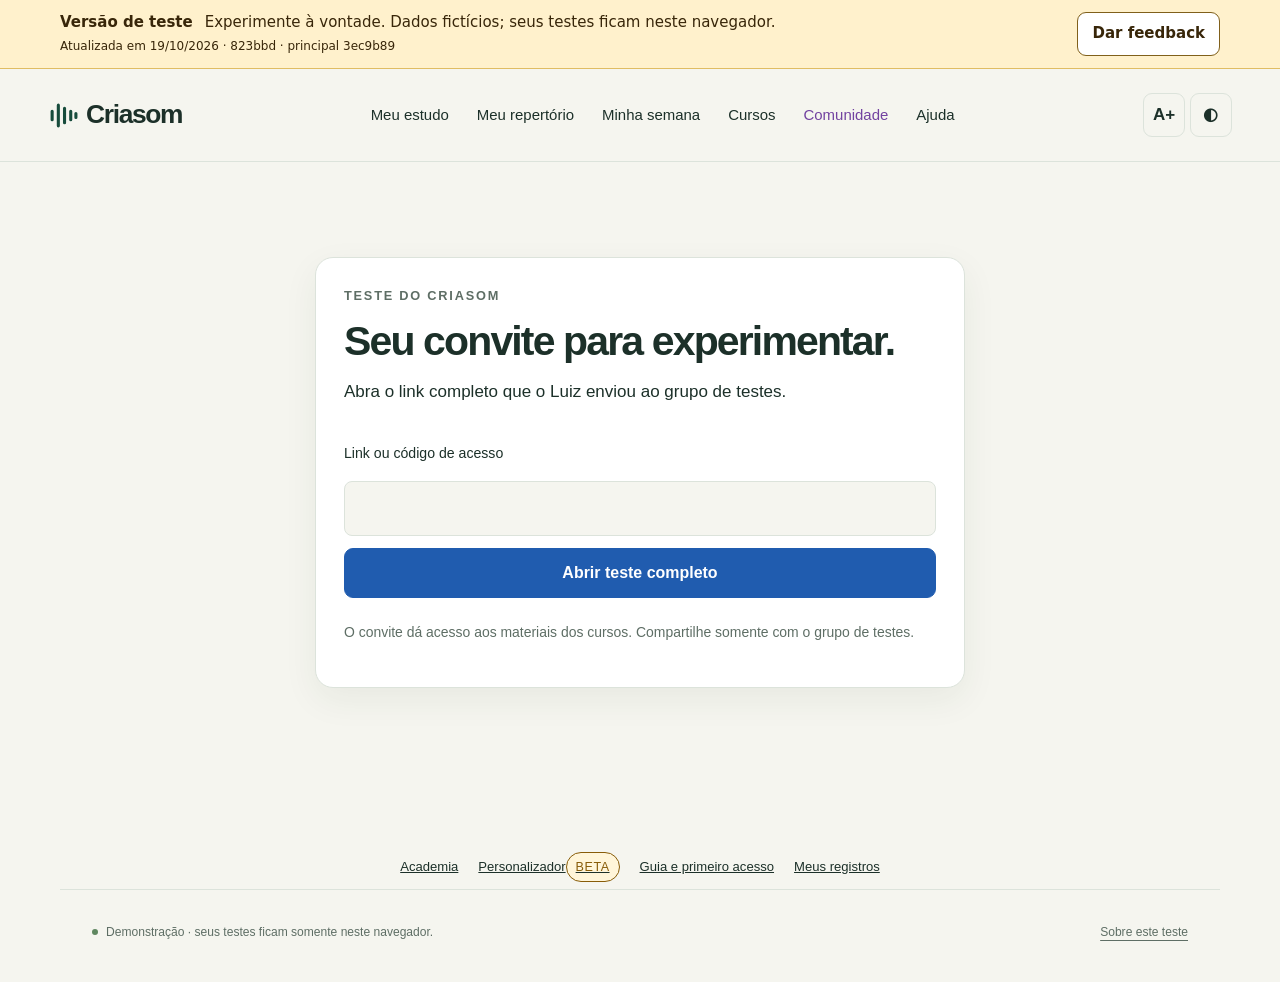
<file: index.html>
<!doctype html>
<html lang="pt-BR">
<head>
  <meta name="robots" content="noindex,nofollow">
  <meta name="referrer" content="strict-origin-when-cross-origin">
  <meta http-equiv="Content-Security-Policy" content="default-src 'self'; script-src 'self'; style-src 'self' 'unsafe-inline'; img-src 'self' data: blob:; media-src 'self' data: blob:; connect-src 'self'; frame-src https://www.youtube-nocookie.com; object-src 'none'; base-uri 'self'; form-action 'none'">
  <meta charset="utf-8">
  <meta name="viewport" content="width=device-width, initial-scale=1">
  <meta name="theme-color" content="#174c3c">
  <title>Criasom · Meu estudo · Teste de experiência</title>
  <link rel="stylesheet" href="styles.css?v=823bbda4a8b6">
  <meta name="criasom-preview-version" content="823bbda4a8b6">
  <meta name="criasom-preview-date" content="19/10/2026">
  <meta name="criasom-preview-source" content="3ec9b89a9f28193ebbc9ab38e432dfcdd7935f3d">
  <link rel="stylesheet" href="preview.css?v=823bbda4a8b6">
  <script src="preview.js?v=823bbda4a8b6" defer></script>
</head>
<body>
  <a class="skip" href="#main">Ir para o conteúdo</a>
  <header class="header">
    <a class="brand" href="#hoje" aria-label="Criasom, início"><svg viewBox="0 0 30 30" aria-hidden="true"><path d="M4 11v8m6-14v20m6-17v14m6-11v8m5-6v4"/></svg>Criasom<span>meu estudo</span></a>
    <nav aria-label="Navegação principal"><a href="#hoje">Meu estudo</a><a href="#repertorio">Meu repertório</a><a href="#semana">Minha semana</a><a href="#cursos">Cursos</a><a href="#comunidade/geral">Comunidade</a><a href="#como">Ajuda</a></nav>
    <div class="preferences"><button id="font" class="icon" aria-label="Aumentar tamanho do texto" title="Tamanho do texto">A+</button><button id="theme" class="icon" aria-label="Ativar tema escuro" title="Trocar tema">◐</button></div>
  </header>
  <div id="storage-warning" role="alert" hidden></div>
  <main id="main" tabindex="-1"><p class="loading">Preparando seu espaço de estudo…</p></main>
  <nav class="footer-links" aria-label="Mais recursos"><a href="#academia">Academia</a><a href="#personalizador">Personalizador <span class="beta-badge">BETA</span></a><a href="#como">Guia e primeiro acesso</a><a href="#progresso">Meus registros</a></nav>
  <footer><span class="status-dot"></span> Demonstração · seus testes ficam somente neste navegador. <button class="text-button" data-action="about">Sobre este teste</button></footer>
  <div id="toast" role="status" aria-live="polite"></div>
  <dialog id="dialog" aria-labelledby="dialog-title"><div id="dialog-content"></div></dialog>
  <noscript>Ative o JavaScript para usar o cronograma e as ferramentas de prática.</noscript>
  <script type="module" src="review-loader.js?v=823bbda4a8b6"></script>
</body>
</html>
</file>
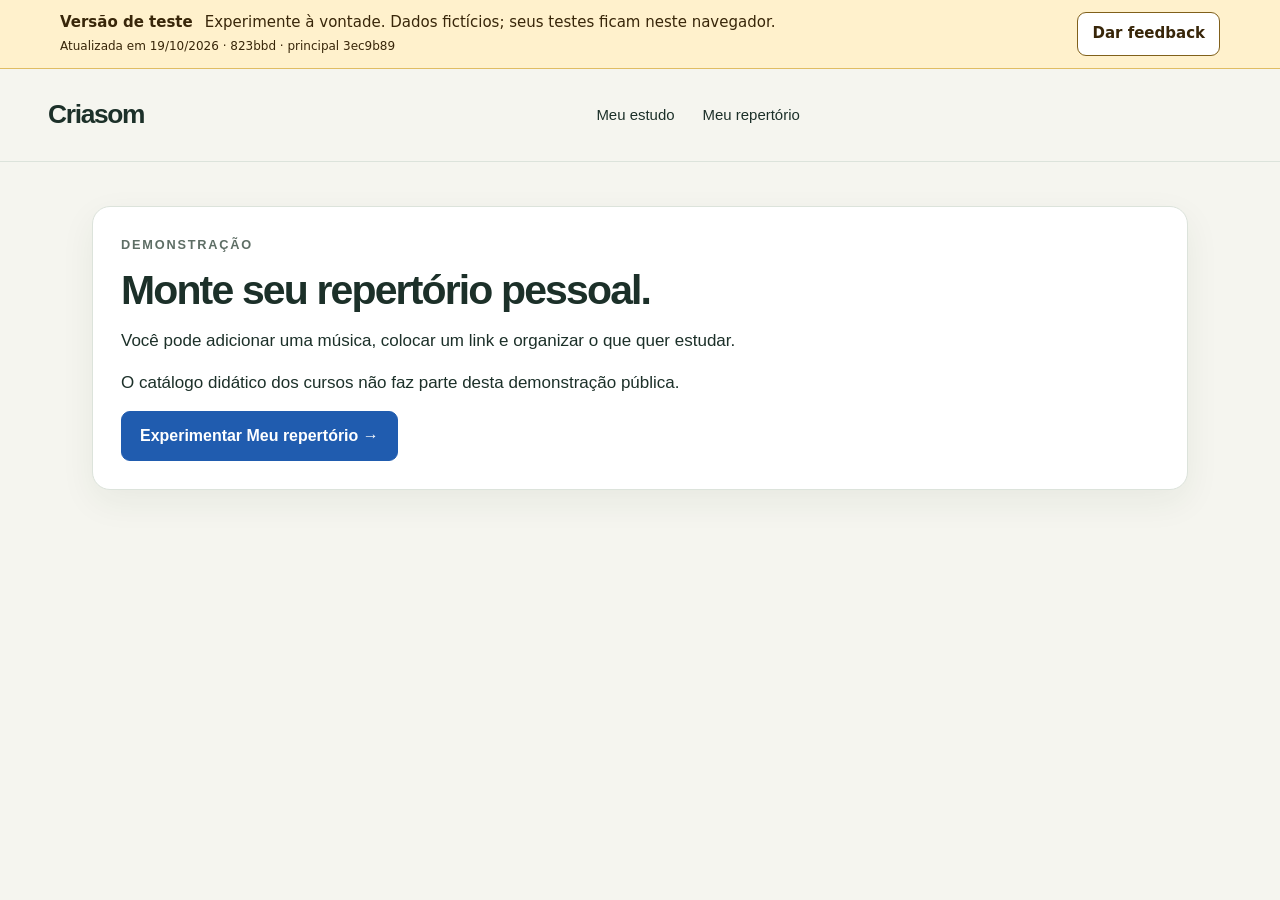
<file: repertorio/index.html>
<!doctype html>
<html lang="pt-BR">
<head>
  <meta name="robots" content="noindex,nofollow">
  <meta name="referrer" content="strict-origin-when-cross-origin">
  <meta http-equiv="Content-Security-Policy" content="default-src 'self'; script-src 'self'; style-src 'self' 'unsafe-inline'; img-src 'self' data: blob:; media-src 'self' data: blob:; connect-src 'self'; frame-src https://www.youtube-nocookie.com; object-src 'none'; base-uri 'self'; form-action 'none'">
  <meta charset="utf-8">
  <meta name="viewport" content="width=device-width, initial-scale=1">
  <title>Repertório · Criasom · Teste de experiência</title>
  <link rel="stylesheet" href="../styles.css">
  <meta name="criasom-preview-version" content="823bbda4a8b6">
  <meta name="criasom-preview-date" content="19/10/2026">
  <meta name="criasom-preview-source" content="3ec9b89a9f28193ebbc9ab38e432dfcdd7935f3d">
  <link rel="stylesheet" href="../preview.css?v=823bbda4a8b6">
  <script src="../preview.js?v=823bbda4a8b6" defer></script>
</head>
<body>
  <header class="header"><a class="brand" href="../index.html#hoje">Criasom</a><nav aria-label="Navegação principal"><a href="../index.html#hoje">Meu estudo</a><a href="../index.html#repertorio">Meu repertório</a></nav></header>
  <main id="main"><section class="card"><p class="eyebrow">Demonstração</p><h1>Monte seu repertório pessoal.</h1><p>Você pode adicionar uma música, colocar um link e organizar o que quer estudar.</p><p>O catálogo didático dos cursos não faz parte desta demonstração pública.</p><a class="button primary" href="../index.html#repertorio">Experimentar Meu repertório →</a></section></main>
</body>
</html>
</file>
<file: styles.css>
@font-face{font-family:Study;src:local("Aptos"),local("Segoe UI");font-display:swap}
:root{--bg:#f5f5ef;--surface:#fff;--ink:#1c3029;--muted:#5e6e65;--line:#dce3db;--green:#174c3c;--green-hover:#0c3629;--soft:#eaf0e7;--yellow:#e8f1ad;--shadow:0 12px 35px #243d2510;font:17px/1.5 Study,"Segoe UI",sans-serif;color:var(--ink);background:var(--bg);color-scheme:light}
*{box-sizing:border-box}body{margin:0}button,input,select,textarea{font:inherit}button,a,input,select,textarea{-webkit-tap-highlight-color:transparent}button{cursor:pointer}button:disabled{cursor:default;opacity:.45}button,a{-webkit-touch-callout:default}a{color:inherit}button{color:inherit}button:focus-visible,a:focus-visible,input:focus-visible,textarea:focus-visible,select:focus-visible{outline:3px solid #ba761d;outline-offset:3px}button,a{touch-action:manipulation}h1,h2,h3,p{margin-top:0}h1{font-size:clamp(1.8rem,3.2vw,2.8rem);line-height:1.1;font-weight:600;letter-spacing:-.045em;margin-bottom:15px}h2{font-size:1.4rem;line-height:1.25;letter-spacing:-.025em}h3{font-size:1.05rem;margin-bottom:8px}small,.small{font-size:.82rem}p{margin-bottom:16px}.muted{color:var(--muted)}.eyebrow{font-size:.75rem;text-transform:uppercase;letter-spacing:.14em;font-weight:700;color:var(--muted);margin-bottom:14px}.header{max-width:1440px;margin:auto;min-height:93px;display:flex;align-items:center;gap:30px;padding:22px 48px;border-bottom:1px solid var(--line)}.brand{font-size:1.55rem;font-weight:750;letter-spacing:-.05em;text-decoration:none;display:flex;align-items:center;gap:7px}.brand svg{width:31px;stroke:var(--green);stroke-width:3;stroke-linecap:round;fill:none}.brand span{font-size:.67rem;font-weight:500;color:var(--muted);letter-spacing:.02em;margin-left:12px;border-left:1px solid var(--line);padding-left:14px}.header nav{display:flex;gap:8px;margin:auto}.header nav a{padding:10px 14px;border-radius:8px;text-decoration:none;font-size:.88rem;white-space:nowrap}.header nav a[aria-current]{background:var(--soft);color:var(--green);font-weight:650}.preferences{display:flex;gap:5px}.icon{background:transparent;border:1px solid var(--line);border-radius:9px;min-height:40px;min-width:42px;padding:5px;font-weight:600}.icon:hover{background:var(--soft)}main{max-width:1160px;margin:0 auto;padding:44px 32px 40px;min-height:73vh}.page-title{display:flex;align-items:flex-start;justify-content:space-between;gap:24px;margin-bottom:28px}.page-title p:last-child{margin-bottom:0}.pill{border-radius:20px;font-size:.75rem;padding:5px 10px;display:inline-flex;align-items:center;gap:6px;background:var(--soft);color:var(--green);font-weight:600}.two-col{display:grid;grid-template-columns:minmax(0,1.65fr) minmax(260px,1fr);gap:28px}.card{background:var(--surface);border:1px solid var(--line);border-radius:18px;padding:28px;box-shadow:var(--shadow)}.hero{background:var(--green);color:#fff;position:relative;overflow:hidden;border-color:transparent;padding:32px}.hero .eyebrow{color:#c0d4c9}.hero h2{font-size:clamp(1.6rem,2.8vw,2.25rem);max-width:510px;line-height:1.17;letter-spacing:-.035em;margin:21px 0 16px}.hero .support-text{color:#d5e0d7;max-width:480px;font-size:.95rem}.hero .route-art{width:180px;position:absolute;right:-30px;top:-40px;opacity:.12;transform:rotate(-20deg);pointer-events:none}.hero .context{border-bottom:1px solid #ffffff2c;padding-bottom:20px;display:flex;justify-content:space-between;gap:14px;align-items:center;font-size:.8rem}.hero .context button{color:#fff}.row{display:flex;align-items:center;justify-content:space-between;gap:15px}.wrap{flex-wrap:wrap}.stack{display:grid;gap:18px}.button{border:1px solid var(--line);background:var(--surface);border-radius:9px;padding:12px 18px;text-decoration:none;display:inline-flex;align-items:center;justify-content:center;gap:12px;font-weight:600;font-size:.94rem;min-height:48px}.button:hover{background:var(--soft)}.primary{background:var(--green);color:white;border-color:transparent}.primary:hover{background:var(--green-hover)}.hero .primary{background:var(--yellow);color:#143728}.hero .primary:hover{background:#f0fac5}.text-button{border:0;background:none;padding:5px 0;text-decoration:underline;text-underline-offset:4px;font-size:.87rem}.text-button:hover{opacity:.8}.hero label{font-size:.8rem;display:block;color:#d6e3d8;margin:25px 0 8px}.time-options{display:flex;gap:7px;align-items:center;flex-wrap:wrap;margin-bottom:24px}.time-options button{background:transparent;border:1px solid #ffffff50;color:white;border-radius:7px;padding:8px 14px;font-size:.85rem}.time-options button[aria-pressed=true]{background:#fff;color:var(--green);border-color:#fff}.time-options input{width:84px;background:white;border:1px solid var(--line);border-radius:7px;padding:6px;color:var(--ink)}.soft-note{border-left:3px solid #a4b89b;padding:0 0 0 16px;color:var(--muted);font-size:.88rem;margin-top:24px}.mini-week{display:grid;grid-template-columns:repeat(7,1fr);gap:5px;margin:22px 0 24px}.mini-day{display:flex;flex-direction:column;align-items:center;font-size:.72rem;color:var(--muted);gap:8px}.mini-day b{font-weight:500;display:grid;place-items:center;height:35px;width:35px;border-radius:50%;color:var(--ink)}.mini-day.today b{background:var(--green);color:#fff}.mini-day.done b{box-shadow:inset 0 0 0 2px #71965b}.mini-day.planned b:after{content:"";width:4px;height:4px;background:var(--green);border-radius:50%;position:absolute;margin-top:27px}.stats{display:flex;gap:24px;border-top:1px solid var(--line);margin-top:22px;padding-top:20px}.stats strong{font-size:1.65rem;display:block;line-height:1.2;letter-spacing:-.04em}.stats span{font-size:.76rem;color:var(--muted)}.section-label{display:flex;justify-content:space-between;align-items:center;margin:30px 0 12px}.section-label h2{margin:0;font-size:1.15rem}.course-strip{display:flex;align-items:center;gap:22px}.course-strip img{width:90px;height:100px;object-fit:cover;object-position:top;border-radius:10px}.course-strip .grow{flex:1}.course-strip h3{font-size:1.2rem}.course-strip p{font-size:.87rem;margin-bottom:8px}.module-nav{list-style:none;padding:0;margin:0}.module-row{padding:18px 0;display:flex;align-items:center;gap:17px;border-bottom:1px solid var(--line)}.module-row:last-child{border-bottom:0}.module-num{font-size:.85rem;color:var(--muted);font-variant-numeric:tabular-nums;min-width:32px}.module-row .grow{flex:1;min-width:0}.module-row h3{font-size:1rem;margin:0 0 4px}.module-row p{font-size:.8rem;color:var(--muted);margin:0}.module-row .button{padding:7px 13px;min-height:40px;font-size:.82rem}.crumb{font-size:.8rem;color:var(--muted);display:flex;gap:9px;align-items:center;flex-wrap:wrap;margin-bottom:24px}.crumb a{text-underline-offset:3px}.practice-list{list-style:none;margin:0;padding:0}.practice-list li{display:flex;align-items:center;gap:14px;border-bottom:1px solid var(--line);padding:17px 0}.practice-list li:last-child{border:0}.practice-list .number{width:30px;color:var(--muted);font-size:.84rem}.practice-list .grow{flex:1}.practice-list h3{font-size:1rem;margin:0 0 3px}.practice-list p{font-size:.83rem;color:var(--muted);margin:0}.practice-list button{white-space:nowrap}.lesson-list{list-style:none;padding:0;margin:0}.lesson-list li{padding:13px 0;border-bottom:1px solid var(--line)}.lesson-list a{font-size:.86rem;display:flex;justify-content:space-between;gap:10px;text-decoration:none}.lesson-list a:hover{text-decoration:underline}.lesson-list p{font-size:.75rem;color:var(--muted);margin:6px 0 0}.catalog{display:grid;grid-template-columns:repeat(3,minmax(0,1fr));gap:20px}.course-card{border:1px solid var(--line);border-radius:14px;overflow:hidden;background:var(--surface)}.course-card img{width:100%;aspect-ratio:1.8;object-fit:cover;object-position:top}.course-card .body{padding:19px}.course-card h2{font-size:1.05rem;margin-bottom:9px}.course-card p{font-size:.83rem;color:var(--muted);min-height:55px}.course-card .button{font-size:.84rem;min-height:42px;padding:9px 13px}.agd{margin-top:28px;background:var(--soft);box-shadow:none}.agd h2{margin-bottom:9px}.week-header{display:flex;align-items:center;gap:8px;flex-wrap:wrap}.week-header span{margin:0 12px;font-size:.9rem}.week{margin-top:24px;border:1px solid var(--line);border-radius:14px;overflow:hidden;background:var(--surface)}.day-row{display:grid;grid-template-columns:140px 1fr 42px;gap:22px;padding:22px;border-bottom:1px solid var(--line);align-items:start}.day-row:last-child{border:0}.day-row.today{background:var(--soft)}.day-label{display:flex;align-items:center;gap:12px}.day-label strong{font-size:1.7rem;font-weight:500;line-height:1.2;letter-spacing:-.04em}.day-label span{font-size:.81rem;color:var(--muted)}.empty-day{font-size:.84rem;color:var(--muted);margin:7px 0}.scheduled{display:flex;gap:15px;justify-content:space-between;align-items:center;flex-wrap:wrap}.scheduled h3{font-size:.92rem;margin:0}.scheduled p{font-size:.77rem;color:var(--muted);margin:4px 0}.scheduled+.scheduled{margin-top:16px;border-top:1px solid var(--line);padding-top:16px}.scheduled .actions{display:flex;gap:10px;align-items:center}.scheduled .button{font-size:.8rem;min-height:40px;padding:7px 11px}.week-note{font-size:.85rem;color:var(--muted);margin-top:17px}.practice-main{max-width:900px}.timer-bar{position:sticky;top:0;z-index:5;display:flex;align-items:center;gap:15px;padding:13px 20px;background:var(--surface);border:1px solid var(--line);border-radius:12px;box-shadow:var(--shadow);margin-bottom:26px}.timer-bar .timer{font-size:1.6rem;font-variant-numeric:tabular-nums;letter-spacing:-.04em;min-width:83px}.timer-bar .timer-label{font-size:.7rem;color:var(--muted);line-height:1.2}.timer-bar .button{min-height:38px;padding:7px 13px;font-size:.8rem}.timer-bar .exit{margin-left:auto}.step-head{display:flex;align-items:center;justify-content:space-between;gap:15px;margin-bottom:28px}.step-dots{display:flex;gap:7px}.step-dot{height:4px;width:32px;border-radius:5px;background:var(--line)}.step-dot.current{background:var(--green)}.practice-sheet{padding:35px 38px;background:var(--surface);border:1px solid var(--line);border-radius:18px}.practice-sheet h1{font-size:clamp(1.7rem,3vw,2.35rem);margin-bottom:23px}.instruction{font-size:1.18rem;line-height:1.65;max-width:710px}.step-actions{display:flex;justify-content:space-between;gap:12px;margin-top:32px;border-top:1px solid var(--line);padding-top:22px;align-items:center}.tools{display:flex;gap:8px;flex-wrap:wrap;margin:24px 0 16px}.tools button{border:1px solid var(--line);border-radius:9px;background:var(--surface);padding:11px 15px;font-size:.86rem}.tools button[aria-pressed=true]{background:var(--soft);border-color:#adc3a9}.tool-panel{background:var(--surface);border:1px solid var(--line);border-radius:14px;padding:24px;margin-bottom:16px}.tool-panel h3{margin:0}.beat-lights{display:flex;gap:12px;margin:24px 0}.beat-lights i{display:block;width:17px;height:17px;background:var(--line);border-radius:50%}.beat-lights i.on{background:var(--green);box-shadow:0 0 0 5px var(--soft)}.tempo{display:flex;align-items:center;gap:18px;margin:16px 0}.tempo input{width:85px;padding:8px;border:1px solid var(--line);border-radius:8px;background:var(--surface);color:var(--ink)}audio{display:block;width:100%;margin:18px 0}details{margin:14px 0}summary{cursor:pointer;font-size:.88rem;padding:8px 0}details p{font-size:.87rem;margin:10px 0}.book-scroll{height:65vh;overflow:auto;background:#e8e8e8;border-radius:8px;margin-top:15px}.book-scroll img{display:block;width:100%;max-width:none}.book-dialog{max-width:950px;width:min(95vw,950px)}.book-controls{display:flex;gap:10px;align-items:center;flex-wrap:wrap}.fretboard{overflow:auto;margin-top:20px}.fretboard svg{min-width:480px;max-width:100%;width:100%;height:auto}.fretboard .wire{stroke:var(--muted)}.fretboard text{fill:var(--ink);font-family:inherit}.fretboard .note text{fill:white;font-size:11px;font-weight:600}.history{margin:0;padding:0;list-style:none}.history li{padding:15px 0;border-bottom:1px solid var(--line)}.history li:last-child{border-bottom:0}.history h3{font-size:.91rem}.history p{font-size:.83rem;color:var(--muted);margin:6px 0}.history .reflection{color:var(--ink);font-size:.95rem}.guide-grid{display:grid;grid-template-columns:repeat(2,minmax(0,1fr));gap:22px}.guide-grid .card{box-shadow:none}.guide-num{font-size:2.2rem;line-height:1;color:#98ad8e;margin-bottom:20px}.guide-grid h2{font-size:1.2rem}.guide-grid p{font-size:.94rem}.guide-grid img{width:100%;border:1px solid var(--line);border-radius:10px}.help-list{padding-left:22px}.help-list li{margin-bottom:12px}footer{max-width:1160px;margin:auto;border-top:1px solid var(--line);padding:20px 32px 28px;color:var(--muted);font-size:.71rem;display:flex;align-items:center;gap:8px;flex-wrap:wrap}footer .text-button{font-size:.71rem;margin-left:auto}.status-dot{width:6px;height:6px;border-radius:50%;background:#5f8760;display:inline-block}dialog{border:1px solid var(--line);background:var(--surface);color:var(--ink);border-radius:18px;padding:28px;max-width:560px;width:calc(100vw - 32px);max-height:92vh;box-shadow:0 30px 90px #0003}dialog::backdrop{background:#14231de0;backdrop-filter:blur(4px)}.dialog-head{display:flex;justify-content:space-between;align-items:flex-start;gap:20px;margin-bottom:21px}.dialog-head h2{margin:0}.form-row{display:grid;grid-template-columns:1fr 1fr;gap:15px}form label{font-size:.83rem;display:block;margin:14px 0 5px}form input,form select,form textarea{display:block;width:100%;min-width:0;border:1px solid var(--line);background:var(--bg);color:var(--ink);padding:11px;border-radius:7px}form textarea{min-height:85px;resize:vertical}form .actions{display:flex;justify-content:flex-end;gap:10px;margin-top:25px;flex-wrap:wrap}.choices{display:grid;gap:10px;margin:20px 0}.choices label{margin:0;display:flex;align-items:center;gap:10px;border:1px solid var(--line);padding:12px;border-radius:8px}.choices label:has(input:checked){background:var(--soft);border-color:#71965b}.choices input{width:auto;margin:0;accent-color:var(--green)}.choices span{font-size:.91rem}.choices small{display:block;color:var(--muted)}#toast{position:fixed;bottom:25px;left:50%;transform:translateX(-50%);max-width:calc(100% - 30px);border-radius:10px;padding:12px 22px;background:var(--ink);color:var(--surface);font-size:.86rem;box-shadow:var(--shadow);z-index:99;pointer-events:none;opacity:0;transition:opacity .15s}#toast.visible{opacity:1}#storage-warning{background:#fff0cf;color:#4b3300;padding:12px 24px;text-align:center;font-size:.85rem}.skip{position:absolute;left:15px;top:-100px;padding:10px;background:white;z-index:100}.skip:focus{top:10px}.loading{padding:45px;color:var(--muted)}.no-margin{margin:0}.feedback-emblem{width:64px;height:64px;border:1px solid #b9caaa;background:var(--soft);border-radius:50%;display:grid;place-items:center;font-size:1.9rem;color:var(--green);margin-bottom:22px}.hidden{display:none!important}input[type=range]{accent-color:var(--green)}.video-wrap{aspect-ratio:16/9;margin-top:15px}.video-wrap iframe{width:100%;height:100%;border:0;border-radius:9px}
[data-theme=dark]{--bg:#14231d;--surface:#1c2e25;--ink:#edf1e8;--muted:#b0bfb4;--line:#3a4c40;--green:#a5cfad;--green-hover:#c3e3bc;--soft:#2c4533;--yellow:#e8f1ad;color-scheme:dark}[data-theme=dark] .primary{color:#12231a}[data-theme=dark] .hero{background:#264d39;color:#fff}[data-theme=dark] .hero .primary{background:var(--yellow)}[data-theme=dark] .brand svg{stroke:#adc49d}[data-theme=dark] .note text{fill:#16251c}
@media(min-width:1500px){main{padding-top:58px}}@media(max-width:980px){.header{padding:18px 26px;gap:15px}.brand span{display:none}.header nav{gap:0}.header nav a{padding:9px 11px}.two-col{grid-template-columns:1.35fr 1fr;gap:18px}.card,.hero{padding:23px}.catalog{grid-template-columns:repeat(2,minmax(0,1fr))}}@media(max-width:700px){.header{flex-wrap:wrap;gap:12px;padding:15px 20px 0}.brand{font-size:1.5rem}.brand span{display:inline}.preferences{margin-left:auto}.header nav{order:3;margin:0 -6px;width:calc(100% + 12px);justify-content:space-between;padding:4px 0 10px;gap:2px}.header nav a{padding:9px 8px;font-size:.78rem}.icon{min-width:38px;min-height:38px}main{padding:27px 20px 28px}.page-title{margin-bottom:21px;gap:10px}.page-title .pill{display:none}.two-col{grid-template-columns:1fr}.hero{padding:24px}.hero h2{margin-top:20px}.hero .context{font-size:.72rem}.hero .primary{width:100%}.card{padding:23px}.course-strip{gap:15px}.course-strip img{width:64px;height:86px}.course-strip .button{margin-top:8px}.course-strip{align-items:flex-start;flex-wrap:wrap}.course-strip .grow{min-width:180px}.catalog{gap:13px}.course-card .body{padding:15px}.course-card h2{font-size:.97rem}.course-card p{min-height:0;font-size:.78rem}.course-card img{aspect-ratio:1.1}.course-card .button{width:100%;font-size:.76rem}.week-header span{margin:0 6px;font-size:.81rem}.day-row{grid-template-columns:65px 1fr 34px;gap:10px;padding:17px 12px}.day-label{display:block}.day-label strong{display:block}.scheduled{gap:10px}.scheduled .actions{flex-wrap:wrap}.day-row .icon{min-width:32px;min-height:34px}.practice-sheet{padding:26px 22px}.practice-main{padding-top:16px}.timer-bar{margin:0 -6px 23px;top:0;gap:9px;padding:10px 11px;border-radius:10px}.timer-bar .timer{font-size:1.4rem;min-width:69px}.timer-bar .timer-label{font-size:.63rem}.timer-bar .button{font-size:.74rem;padding:6px 10px;min-height:40px}.timer-bar .exit{font-size:.7rem;max-width:66px;line-height:1.3}.instruction{font-size:1.1rem;line-height:1.62}.step-head{margin-bottom:24px}.step-dots{gap:5px}.step-dot{width:22px}.tools{gap:7px}.tools button{padding:10px 11px;font-size:.78rem}.step-actions{flex-wrap:wrap}.step-actions .primary{flex:1;font-size:.83rem}.practice-list .button{font-size:.76rem;padding:9px 10px;min-height:40px}.module-row{gap:8px}.module-row h3{font-size:.9rem}.module-num{min-width:23px}.guide-grid{grid-template-columns:1fr}footer{padding:20px;font-size:.68rem}footer .text-button{margin-left:0}dialog{padding:22px}.book-dialog{padding:16px}.book-controls{gap:7px}.book-controls .button{padding:8px 10px;font-size:.8rem}.page-title>.button{font-size:.8rem;padding:10px}.form-row{gap:12px}}
@media(prefers-reduced-motion:reduce){*{scroll-behavior:auto!important;transition:none!important}}

/* Shared controls and complete course artwork. */
button,.button,.icon,summary{min-height:44px}.header nav a{min-height:44px;display:inline-flex;align-items:center}.course-card img,.course-strip img{object-fit:contain;object-position:center;background:var(--surface)}.hero{background:#2b2b2b;color:#fff}.hero .support-text,.hero .context{color:#eee}.hero .primary{background:#f2eee7;color:#222}.hero .time-options button{min-height:44px}.timer-bar .button,.timer-bar .exit{min-height:44px}.tool-panel select{max-width:100%;min-height:44px;padding:8px;background:var(--surface);color:var(--ink);border:1px solid var(--line);border-radius:8px}.practice-list .button{min-height:44px}.day-row .icon{min-width:44px;min-height:44px}[data-theme=dark] .hero{background:#30302e}[data-theme=dark] .hero .primary{background:#eae5dc;color:#222}@media(max-width:700px){.icon{min-width:44px;min-height:44px}.day-row{grid-template-columns:52px minmax(0,1fr) 44px;gap:8px}.module-row,.practice-list li{flex-wrap:wrap}.module-row .grow,.practice-list .grow{min-width:0}.scheduled{flex-wrap:wrap}.timer-bar .exit{max-width:72px}.course-card img{aspect-ratio:auto;height:240px}.header nav{overflow-x:auto;justify-content:flex-start}}

.hero .time-options button[aria-pressed=true]{color:#222;background:#fff}.hero .time-options input{color:#222}.course-card .button,.module-row .button,.scheduled .button,.brand{min-height:44px}.header nav a{min-width:44px}.crumb a{display:inline-flex;align-items:center;min-height:44px;min-width:44px}


/* START MODULE STAGE GUIDE */
/* Meu estudo: personal planning and repertoire share the same study account. */
.study-layout{display:grid;grid-template-columns:minmax(0,1.8fr) minmax(260px,1fr);gap:24px;align-items:start}
.study-today>.row h2{margin:0}.study-empty{text-align:center;padding:36px 18px}.study-empty>span{font-size:2.7rem;color:var(--muted)}.study-empty h3{font-size:1.35rem;margin:12px 0}.study-empty p{max-width:480px;margin:0 auto 24px}.study-empty .button{margin-top:8px}
.study-row{display:flex;justify-content:space-between;gap:18px;padding:22px 0;border-top:1px solid var(--line);align-items:center}.study-row:first-of-type{margin-top:20px}.study-row-main{min-width:0}.study-row h3{font-size:1.08rem;margin:6px 0 10px;overflow-wrap:anywhere}.study-row .actions{display:flex;align-items:center;gap:12px;flex-wrap:wrap;flex-shrink:0}.study-resume{border-top:1px solid var(--line);margin-top:22px;padding-top:20px}.study-resume h3{font-size:1rem}.study-course-support{margin-top:24px;display:flex;align-items:center;gap:24px;justify-content:space-between;box-shadow:none}.study-course-support h2{font-size:1.1rem}.study-course-support p{margin-bottom:0}.study-course-support .button{flex-shrink:0}.study-evolution{display:block;margin-top:12px}
.study-label{display:inline-flex;align-items:center;gap:8px;font-size:.76rem;padding:4px 9px;border:1px solid var(--line);border-radius:6px}.study-label i{width:8px;height:8px;border-radius:50%;background:var(--label-color);flex-shrink:0}.label-red{--label-color:#bf4b45}.label-yellow{--label-color:#b47c16}.label-green{--label-color:#31825a}
.repertoire-filters{display:grid;grid-template-columns:minmax(0,2fr) minmax(0,1fr);gap:18px;margin:0 0 24px}.repertoire-filters label{font-size:.85rem}.repertoire-filters input,.repertoire-filters select,.label-select{display:block;width:100%;margin:7px 0 0;border:1px solid var(--line);border-radius:8px;min-height:44px;background:var(--surface);color:var(--ink);padding:10px 12px;font:inherit}.label-select{border-left:5px solid var(--label-color);margin-bottom:20px}.personal-song-grid{display:grid;grid-template-columns:repeat(2,minmax(0,1fr));gap:20px}.personal-song h2{font-size:1.2rem;overflow-wrap:anywhere;margin:0}.personal-song .row{align-items:flex-start}.personal-song .row>.text-button{flex-shrink:0}.personal-song p{margin-top:12px}.music-links{list-style:none;padding:0;margin:16px 0;display:grid;gap:9px}.music-links a{display:block;overflow-wrap:anywhere;min-height:44px;padding:9px 0;text-underline-offset:4px}.music-links small{color:var(--muted)}.personal-notes{white-space:pre-wrap;overflow-wrap:anywhere}.personal-song-reference{margin:24px 0;padding:18px 0;border-top:1px solid var(--line)}.personal-song-reference h2{font-size:1.05rem}.personal-practice>.study-label{margin-bottom:18px}.personal-practice>.button{margin:16px 0}
#plan-personal,#plan-course{border:0;margin:0;padding:0;min-width:0}#plan-personal[hidden],#plan-course[hidden]{display:none}#song-links{min-height:90px}.header nav{overflow-x:auto}.header nav a{white-space:nowrap}
@media(max-width:800px){.study-layout{grid-template-columns:1fr}.personal-song-grid{grid-template-columns:1fr}.study-row{align-items:flex-start;flex-wrap:wrap}.study-row .actions{width:100%}.study-course-support{align-items:flex-start;flex-direction:column;gap:18px}.repertoire-filters{grid-template-columns:1fr}.personal-week .day-row{grid-template-columns:48px minmax(0,1fr) 44px}.study-empty{padding:22px 0}}

/* Stage guide: scoped to module entry, without changing the practice screen. */
.module-guide{max-width:850px;margin:0 auto}
.guide-current{scroll-margin-top:20px}
.guide-position{font-size:.76rem;letter-spacing:.07em;line-height:1.5}
.guide-current h2{font-size:clamp(1.4rem,3vw,1.9rem);line-height:1.2;max-width:650px;margin:0 0 15px}
.guide-objective{max-width:650px;margin:0 0 16px}
.guide-time{border:0;padding:0;margin:24px 0 16px;min-width:0}
.guide-time legend{font-size:.86rem;margin:0 0 9px;padding:0}
.guide-time .time-options{margin:0;gap:8px}
.guide-time button{background:var(--surface);color:var(--ink);border:1px solid var(--line);border-radius:9px;min-height:44px;padding:9px 15px}
.guide-time button[aria-pressed=true]{background:var(--ink);border-color:var(--ink);color:var(--surface)}
.guide-start{min-width:260px}
.guide-repeat{max-width:650px;margin:16px 0 0}
.guide-current>details{border-top:1px solid var(--line);margin:19px 0 0;padding-top:7px}
.guide-options{list-style:none;padding:0;margin:10px 0 0}
.guide-options li{display:flex;align-items:center;justify-content:space-between;gap:18px;padding:14px 0;border-top:1px solid var(--line)}
.guide-options strong{font-size:.88rem}.guide-options span{display:block;margin-top:3px}
.guide-options .button{font-size:.8rem;flex-shrink:0}
.guide-support{margin:8px 0 23px;display:flex;align-items:flex-start;justify-content:space-between;gap:20px}
.guide-support details{margin:0;flex:1;min-width:0}
.guide-support>.text-button{margin-top:0;min-height:44px;text-align:left;flex-shrink:0}
.guide-support .lesson-list{margin:0 0 12px}
.guide-path{padding:12px 24px;box-shadow:none;margin:0 0 18px}
.guide-path>summary{font-weight:600;font-size:.95rem}
.guide-path ol{list-style:none;padding:0;margin:16px 0}
.guide-path li{display:flex;gap:15px;align-items:center;border-top:1px solid var(--line);padding:19px 0}
.guide-path li[aria-current=step]{border-left:3px solid var(--green);padding-left:12px}
.guide-stage-number{font-size:1.1rem;min-width:16px;color:var(--muted)}
.guide-path h3{font-size:1rem;margin:0 0 5px}.guide-path p{margin:0}
.guide-path .grow{flex:1;min-width:0}.guide-path .button{font-size:.78rem;flex-shrink:0}
.guide-all-lessons{margin:0 0 20px;padding:0 5px}
.guide-all-lessons>.lesson-list{margin-top:12px}
@media(max-width:700px){.guide-current{padding:23px}.guide-time{margin-top:20px}.guide-time .time-options{display:flex;flex-wrap:wrap}.guide-time button{padding:9px 11px}.guide-start{width:100%;min-width:0}.guide-support{display:block;margin:5px 0 18px}.guide-support>.text-button{margin-top:5px}.guide-path{padding:10px 18px}.guide-path li{flex-wrap:wrap;gap:10px}.guide-path li .grow{flex-basis:calc(100% - 30px)}.guide-path li .button{margin-left:26px}.guide-options li{align-items:flex-start;flex-wrap:wrap}.guide-options li>div{flex:1;min-width:140px}}



/* STUDY SESSION CLOCK */
.timer-reset{font-size:.75rem;min-height:44px}.study-clock-summary{margin:10px 0 16px}.timer-bar .timer-label{max-width:190px}.timer-bar>div:first-child{min-width:0}
@media(max-width:700px){.timer-bar{display:grid;grid-template-columns:minmax(0,1fr) auto auto;gap:5px 9px}.timer-bar>div:first-child{grid-row:span 2}.timer-bar #timer-toggle{grid-column:2;grid-row:1}.timer-bar .exit{grid-column:3;grid-row:1;max-width:72px}.timer-bar .timer-reset{grid-column:2 / 4;grid-row:2;justify-self:start;min-height:44px}.timer-bar .timer-label{max-width:115px;line-height:1.35}}



/* START LOCAL COMMUNITY */
/* Community pilot. Contextual course feed, separate Academy, local media. */
.community-page{max-width:960px;margin:0 auto}.community-page h1{font-size:clamp(1.7rem,3.2vw,2.5rem);max-width:790px}
.community-page .page-title{margin-top:20px}.community-entry{border:1px solid var(--line);border-radius:14px;padding:24px;margin:22px 0;display:flex;align-items:center;gap:25px;background:var(--surface)}
.community-entry h2{font-size:1.12rem;margin:0 0 8px}.community-entry p{font-size:.86rem;margin:0}.community-entry .eyebrow{margin-bottom:10px;font-size:.71rem}.community-entry .button{flex-shrink:0;font-size:.82rem}
.community-notice{border-left:3px solid var(--muted);background:var(--soft);padding:12px 16px;margin:22px 0;font-size:.8rem}.community-notice strong,.community-notice span{display:block}.community-notice span{color:var(--muted);margin-top:3px}.community-notice p{margin:10px 0 0}
.community-lesson-note{font-size:.88rem;color:var(--muted);max-width:820px}.community-toolbar{display:flex;gap:20px;justify-content:space-between;align-items:center;margin:26px 0 19px;flex-wrap:wrap}.community-tabs{display:flex;gap:5px;border-bottom:1px solid var(--line)}
.community-tabs button{border:0;border-bottom:3px solid transparent;background:none;padding:9px 12px;font-size:.89rem;color:var(--muted)}.community-tabs button[aria-pressed=true]{border-color:var(--ink);color:var(--ink);font-weight:650}
.community-filter{font-size:.82rem;display:block;max-width:460px;margin-bottom:25px}.community-filter select{width:100%;padding:11px 9px;border:1px solid var(--line);border-radius:8px;background:var(--surface);color:var(--ink);display:block;margin-top:5px}
.community-feed{display:grid;grid-template-columns:repeat(2,minmax(0,1fr));gap:24px}.community-card{border:1px solid var(--line);background:var(--surface);border-radius:16px;overflow:hidden;min-width:0}.community-card-head{display:flex;align-items:center;justify-content:space-between;gap:10px;padding:16px 20px;font-size:.82rem;flex-wrap:wrap}
.community-badge{font-size:.68rem;border:1px solid var(--line);color:var(--muted);padding:3px 8px;border-radius:5px;display:inline-block}.community-video-wrap{background:#171819;aspect-ratio:16/9}.community-video-wrap video{width:100%;height:100%;display:block;object-fit:contain}.community-video-caption{font-size:.71rem;color:var(--muted);margin:9px 20px 0}
.community-card-body{padding:22px}.community-card-body h2{font-size:1.2rem;line-height:1.3;overflow-wrap:anywhere}.community-card-body>.eyebrow{font-size:.68rem;letter-spacing:.07em;line-height:1.5}.community-card-body>p:not(.eyebrow){font-size:.87rem;color:var(--muted);white-space:pre-wrap;overflow-wrap:anywhere}.community-card .button{font-size:.82rem}
.community-empty{grid-column:1/-1;padding:32px;border:1px dashed var(--line);border-radius:12px;background:var(--surface)}.community-empty h2{font-size:1.3rem}.community-empty p{font-size:.9rem;max-width:600px}.community-back{display:inline-flex;align-items:center;min-height:44px;margin-top:28px}
#community-detail{max-width:760px;margin:auto}#community-detail>.community-card-head{padding:8px 0 16px}#community-detail .community-video-wrap{border-radius:12px;overflow:hidden}#community-detail>.community-video-caption{margin-left:0}.community-post-text{margin:24px 0;white-space:pre-wrap;overflow-wrap:anywhere}.community-own-controls{border-top:1px solid var(--line);padding-top:20px;margin-top:25px}.community-own-controls p{margin-bottom:6px}
.community-conversation{border-top:1px solid var(--line);margin-top:32px;padding-top:28px}.community-conversation h2{font-size:1.3rem}.community-comments{padding:0;list-style:none;margin:0 0 26px}.community-comments li{background:var(--surface);border:1px solid var(--line);border-radius:12px;padding:18px;margin-bottom:12px}.community-comments strong{font-size:.86rem}.community-comments p{font-size:.9rem;margin:12px 0 0;white-space:pre-wrap;overflow-wrap:anywhere}.community-comments .text-button{font-size:.75rem;margin-top:9px}
.community-composer{max-width:730px;box-shadow:none;margin:auto}.community-composer label:first-child{margin-top:0}#community-file{padding:13px 10px;font-size:.8rem}#community-file::file-selector-button{padding:10px;border:1px solid var(--line);border-radius:6px;background:var(--surface);color:var(--ink);margin-right:10px;max-width:100%;cursor:pointer}
#community-preview{width:100%;max-height:330px;background:#171819;border-radius:9px}#community-preview[hidden]{display:none}.community-composer .small{margin:8px 0 18px}.community-composer #community-file-status{color:var(--ink)}.community-error{color:#a22d2d;margin:12px 0}.community-error[hidden]{display:none}[data-theme=dark] .community-error{color:#ffadad}.community-local-note{margin-top:16px!important}
.community-academy-note{padding:22px 0;border-bottom:1px solid var(--line)}.community-academy-note h2{font-size:1.3rem}.community-academy-note p:last-child{margin-bottom:0}.community-conversation form .small{margin-top:8px}
@media(max-width:700px){.header nav{display:grid;grid-template-columns:repeat(3,minmax(0,1fr));gap:4px;width:100%;margin:0;overflow:visible}.header nav a{justify-content:center;text-align:center;white-space:normal;padding:8px 6px;line-height:1.35;min-width:0}}
@media(max-width:800px){.community-feed{grid-template-columns:1fr}.community-entry{align-items:flex-start;flex-direction:column;gap:17px}.community-toolbar{gap:14px}.community-toolbar>.button{font-size:.85rem}.community-card-body{padding:20px}.community-notice{font-size:.77rem}.community-composer{padding:20px}.community-page select{max-width:100%}.community-card-head{padding:15px}.community-comments{margin-bottom:20px}.community-comments .row{gap:7px}.community-entry .button{white-space:normal}}

/* END LOCAL COMMUNITY */

/* Quiet, direct editing; secondary fields stay inside each task. */
.sr-only{position:absolute;width:1px;height:1px;padding:0;margin:-1px;overflow:hidden;clip:rect(0,0,0,0);white-space:nowrap;border:0}
.study-notebook{max-width:880px;margin:0 auto}.study-notebook .page-title{margin-bottom:22px}.study-shortcuts{display:flex;gap:24px;flex-wrap:wrap;padding:0 0 24px;border-bottom:1px solid var(--line);font-size:.88rem}.study-shortcuts a{text-decoration:none;min-height:44px;display:inline-flex;align-items:center;gap:10px}.study-shortcuts span{color:var(--muted);font-size:.8rem}.task-list{margin-top:14px}.task-line{border-bottom:1px solid var(--line);padding:8px 0}.task-main{display:flex;align-items:flex-start;gap:3px;min-width:0}.task-grip,.task-more,.task-play{border:0;background:transparent;color:var(--muted);min-width:44px;min-height:44px;padding:8px 5px;border-radius:5px}.task-grip{cursor:grab;font-size:1.35rem}.task-play{font-size:.82rem;white-space:nowrap;color:var(--green);padding:10px}.task-grip:hover,.task-more:hover,.task-play:hover{background:var(--soft)}.task-check{display:flex;align-items:center;justify-content:center;width:38px;min-height:44px;flex-shrink:0;cursor:pointer;margin:0}.task-check input{width:18px;height:18px;accent-color:var(--green);margin:0}.task-main .task-title{font:inherit;line-height:1.55;flex:1;min-width:0;width:100%;resize:none;overflow:hidden;color:var(--ink);border:1px solid transparent;border-radius:5px;background:transparent;padding:8px 7px;min-height:44px;margin:0;box-shadow:none}.task-title:hover{background:var(--surface)}.task-title:focus{background:var(--surface);border-color:var(--line)}.is-checked .task-title{text-decoration:line-through;color:var(--muted)}.task-title[aria-invalid=true]{border-color:#bf4b45}.task-meta{display:flex;gap:12px;align-items:center;flex-wrap:wrap;margin:0 0 5px 86px;font-size:.72rem;color:var(--muted)}.task-meta .study-label{padding:1px 6px;font-size:.68rem}.quick-task{display:flex;gap:8px;align-items:center;min-height:56px}.quick-task>span{width:44px;text-align:center;color:var(--muted);flex-shrink:0}.quick-task input{flex:1;min-width:0;background:transparent;border:0;color:var(--ink);padding:12px 4px;min-height:44px;width:100%}.quick-task .text-button{font-size:.82rem}.task-hint{font-size:.72rem;color:var(--muted);margin:14px 0 35px}.task-options{background:var(--surface);border:1px solid var(--line);border-radius:8px;padding:12px 20px;margin:8px 0 5px 45px}.task-options[hidden]{display:none}.task-option-actions{display:flex;gap:20px;border-bottom:1px solid var(--line);margin-bottom:12px}.task-option-actions button{font-size:.8rem}.task-options label{display:block;font-size:.78rem;margin:8px 0}.task-options input,.task-options select,.task-options textarea{display:block;border:1px solid var(--line);background:var(--bg);color:var(--ink);border-radius:5px;min-height:44px;padding:8px;width:100%;margin:5px 0}.task-dates{display:grid;grid-template-columns:1.5fr 1fr 1fr;gap:14px}.task-dates>label{min-width:0}.task-extra{margin:8px 0}.task-extra summary{font-size:.8rem;display:flex;align-items:center}.task-options form>.small{margin-left:15px}.completed-tasks{margin:26px 0;color:var(--muted)}.completed-tasks>summary{font-size:.85rem}.course-footnote{display:flex;gap:20px;align-items:center;justify-content:space-between;border-top:1px solid var(--line);padding-top:24px;margin-top:50px;font-size:.82rem}.course-footnote span{color:var(--muted)}.course-footnote a{min-height:44px;display:inline-flex;align-items:center}.task-resume{margin:16px 0 0;display:flex;justify-content:space-between;align-items:center;gap:18px;padding:10px 14px;background:var(--soft);border-radius:8px;font-size:.8rem}.task-resume>span{min-width:0;overflow-wrap:anywhere}.task-resume button{flex-shrink:0;font-size:.8rem}.is-dragging{opacity:.5}.simple-day{border-top:1px solid var(--line);padding:24px 0 14px}.simple-day>h2,.free-tasks>h2{font-size:.9rem;color:var(--muted);margin:0}.simple-day>h2 span{font-weight:400}.simple-day.today>h2{color:var(--green);font-weight:700}.simple-day .task-list{margin-top:10px}.free-tasks{margin:24px 0}.simple-week .quick-task input{font-size:.87rem}.footer-links{display:flex;gap:20px;justify-content:center;flex-wrap:wrap;margin:26px auto 0;font-size:.77rem}.footer-links a{min-height:44px;display:inline-flex;align-items:center}.header nav{gap:0}.header{gap:20px}.header .brand span{display:none}
@media(max-width:700px){.header nav{display:grid;grid-template-columns:repeat(2,minmax(0,1fr))}.study-shortcuts{gap:10px 20px}.task-main{flex-wrap:wrap}.task-main .task-title{flex-basis:calc(100% - 88px);font-size:.94rem}.task-grip{width:38px;min-width:38px}.task-check{width:34px}.task-play{margin-left:80px}.task-more{margin-left:auto}.task-meta{margin-left:80px}.task-options{margin-left:0;padding:12px}.task-dates{grid-template-columns:minmax(0,1fr) minmax(0,1fr);gap:8px}.task-dates>label:first-child{grid-column:1/-1}.task-options form>.small{display:block;margin:0}.task-hint{font-size:.7rem}.task-resume{flex-wrap:wrap;gap:4px}.course-footnote{display:block}.course-footnote span{display:block}.quick-task>span{width:32px}.quick-task .text-button{padding:8px 0}.study-notebook .page-title{gap:8px}.study-notebook .page-title>.text-button{font-size:.75rem}}


/* Functional colors; labels remain meaningful without color perception. */
:root{--action:#205caf;--action-soft:#edf3ff;--community:#7242a0;--community-soft:#f4edfb;--attention:#885c08;--attention-soft:#fff5d9}
[data-theme=dark]{--action:#a9caff;--action-soft:#233952;--community:#dec0ff;--community-soft:#3b2e48;--attention:#f8d785;--attention-soft:#403619}
.header nav{flex-wrap:wrap;overflow:visible;min-width:0}.header nav a{white-space:normal;text-align:center}.header nav a[aria-current=page]{background:var(--action-soft);color:var(--action);box-shadow:inset 0 -3px var(--action)}
.header nav a[href^='#comunidade']{color:var(--community)}
.task-play,.task-quick button,.button.primary,.timer-bar #timer-toggle{background:var(--action);color:var(--surface);border-color:var(--action)}
[data-theme=dark] .button.primary,[data-theme=dark] .task-play,[data-theme=dark] .task-quick button{color:#10223d}
.task-check input{accent-color:#278451}.task-line.is-checked{border-left:4px solid #4b9267}.task-resume{border-left:4px solid var(--action)}
.study-label.label-red{background:#ffebe7;color:#8d3426;border-color:#df9c91}.study-label.label-yellow{background:#fff4cb;color:#6e4b00;border-color:#cda347}.study-label.label-green{background:#e3f6e9;color:#235e37;border-color:#86b696}
[data-theme=dark] .study-label.label-red{background:#442823;color:#ffcec3}[data-theme=dark] .study-label.label-yellow{background:#413517;color:#ffe39a}[data-theme=dark] .study-label.label-green{background:#203f2c;color:#bde6cb}
.empty-start,.course-reminder,.diagram-callout{border-left:4px solid var(--action);background:var(--action-soft);padding:18px 22px;border-radius:8px;margin:18px 0}.empty-start h2{font-size:1.2rem}.empty-start p:last-child{margin:0}.empty-start .small{color:var(--muted)}
.course-reminder{background:var(--attention-soft);border-color:var(--attention);font-size:.87rem}.course-reminder summary{font-weight:650}.course-reminder a{display:inline-flex;min-height:44px;align-items:center;margin-right:16px}
.diagram-callout{display:flex;align-items:center;gap:18px;flex-wrap:wrap}.diagram-callout p{margin:0;flex:1;min-width:170px;font-size:.84rem}.diagram-callout button{flex-shrink:0}
.beta-badge{display:inline-block;background:var(--attention-soft);color:var(--attention);font-size:.74rem;vertical-align:middle;border:1px solid var(--attention);padding:5px 9px;border-radius:30px;letter-spacing:.04em}
.intro-card{max-width:680px}.intro-card h2{font-size:1.65rem}.intro-count{color:var(--action);font-size:.82rem;font-weight:650}.intro-example{border:1px solid var(--line);border-radius:10px;padding:18px;margin:22px 0;background:var(--bg)}.intro-example>strong{display:block}.intro-card .actions{display:flex;gap:10px;flex-wrap:wrap;margin-top:26px;align-items:center}.intro-card .actions .primary{margin-left:auto}.intro-steps{display:flex;gap:7px;margin:18px 0}.intro-steps span{height:5px;background:var(--line);flex:1;border-radius:4px}.intro-steps span.current{background:var(--action)}
.guide-help{max-width:850px;margin:auto}.guide-help .guide-grid{margin:24px 0}.guide-help dt{font-weight:650;margin-top:16px}.guide-help dd{margin:4px 0 0;color:var(--muted)}.guide-help .card{margin-bottom:20px}.guide-help .actions{display:flex;gap:12px;flex-wrap:wrap}.backup-panel{border:1px solid var(--line);padding:20px;border-radius:12px}.backup-panel input[type=file]{display:block;margin:16px 0;max-width:100%}
.quiz-shell{max-width:740px;margin:auto}.quiz-choices{display:grid;gap:12px;margin:24px 0}.quiz-choices button{background:var(--surface);color:var(--ink);padding:18px;text-align:left;border:1px solid var(--line);border-radius:10px;font:inherit}.quiz-choices button[aria-pressed=true]{background:var(--action-soft);border:2px solid var(--action);padding:17px}.quiz-choices small{display:block;color:var(--muted);margin-top:5px}.quiz-actions{display:flex;gap:12px;flex-wrap:wrap;align-items:center}.quiz-actions .primary{margin-left:auto}.quiz-result{border:1px solid var(--line);padding:22px;border-radius:12px;margin:18px 0}.quiz-result label{display:flex;align-items:flex-start;gap:12px;margin:18px 0}.quiz-result input{width:22px;height:22px;accent-color:var(--action);flex-shrink:0}.quiz-result small{display:block;color:var(--muted);margin-top:5px}.quiz-rationale{font-size:.9rem;border-left:3px solid var(--attention);padding-left:16px}
.forum-spaces{display:flex;gap:10px;flex-wrap:wrap;margin:20px 0}.forum-spaces a{border:1px solid var(--community);color:var(--community);border-radius:8px;padding:12px;text-decoration:none;min-height:44px}.forum-spaces a[aria-current=page]{background:var(--community-soft);font-weight:650}.community-notice{background:var(--attention-soft);border-color:var(--attention)}.community-page h1{color:var(--community)}.community-toolbar .primary{background:var(--community);border-color:var(--community);color:var(--surface)}.community-card:has([data-community-video]){border-top:4px solid var(--community)}.community-card:not(:has([data-community-video])){border-left:4px solid var(--community)}.community-academy-note{background:var(--community-soft)}.community-academy-note a{margin:12px 0}.print-source{font-size:.8rem;overflow-wrap:anywhere}
@media(max-width:700px){.header nav{display:grid;grid-template-columns:repeat(3,minmax(0,1fr));overflow:visible}.header nav a{justify-content:center;font-size:.8rem;padding:9px 4px}.empty-start,.course-reminder,.diagram-callout{padding:16px}.intro-card{padding:20px}.intro-card .actions .primary{margin-left:0}.quiz-result{padding:16px}.forum-spaces a{flex:1;text-align:center}.task-hint{line-height:1.65}.study-shortcuts{flex-wrap:wrap}}
@media print{.header,.footer-links,footer,#toast,#storage-warning,.no-print,dialog{display:none!important}main,.guide-help{padding:0;max-width:none}body{background:white!important;color:#111!important;font-size:11pt}.card{box-shadow:none;break-inside:avoid}a{color:#111}.guide-help .guide-grid{display:block}.guide-help .card{border:1px solid #aaa}.guide-help h1{font-size:24pt}.guide-help h2{font-size:16pt}.guide-help p,.guide-help dd{color:#222}.guide-help details{display:block}.guide-help details:not([open])>*{display:block}.guide-help img{max-width:100%}}

/* Shared forum: broad topics, optional links and course context. */
.forum-connected-note{padding:12px 16px;border-left:4px solid #8a6dc0;background:var(--surface);font-size:.85rem}
.forum-categories{display:flex;gap:8px;flex-wrap:wrap;margin:24px 0 16px}.forum-categories button{border:1px solid var(--line);border-radius:20px;background:var(--surface);color:var(--ink);padding:8px 14px;font:inherit;font-size:.9rem;cursor:pointer}.forum-categories button[aria-pressed=true]{background:#674399;color:#fff;border-color:#674399}
.forum-search{display:flex;gap:10px;align-items:center;margin:20px 0}.forum-search input{flex:1;min-width:0}.forum-topic{padding:24px 0;border-bottom:1px solid var(--line)}.forum-topic h2{font-size:1.35rem;margin:8px 0}.forum-topic h2 a{text-decoration:none;color:var(--ink)}.forum-excerpt{margin:12px 0;overflow-wrap:anywhere}.forum-tags{display:flex;flex-wrap:wrap;gap:6px}.forum-tag{font-size:.8rem;padding:3px 9px;border-radius:14px;background:#eee8f5;color:#55377d}.forum-tag[data-category=equipamentos]{background:#e1ecfb;color:#234f87}.forum-tag[data-category=musicas]{background:#faead1;color:#71460c}.forum-tag[data-category=aplicacao]{background:#dfeddf;color:#315a34}.forum-tag[data-category=duvidas]{background:#fbe2de;color:#813629}
.forum-body{white-space:pre-wrap;overflow-wrap:anywhere}.forum-relation{font-size:.85rem;line-height:1.6}.forum-links{padding-left:22px;overflow-wrap:anywhere}.forum-links li{margin:10px 0}.forum-detail h1{font-size:clamp(1.5rem,3vw,2.3rem);overflow-wrap:anywhere}.forum-detail .actions{margin-top:24px}.forum-replies{list-style:none;padding:0}.forum-reply{padding:20px;border-left:3px solid #a997c6;margin:12px 0;background:var(--surface);border-radius:0 8px 8px 0}.forum-conversation{margin:28px 0}.forum-profile{margin:30px 0}.forum-profile form{max-width:440px;margin:16px 0}.forum-composer label,.forum-conversation label,.forum-profile label{display:block;margin:18px 0 8px}.forum-composer textarea,.forum-conversation textarea{width:100%;box-sizing:border-box}.forum-composer details,.forum-conversation details{margin:18px 0}.forum-error{color:#a62c2c;white-space:pre-wrap}.forum-error:empty{display:none}
[data-theme=dark] .forum-tag{background:#3b3049;color:#e5d2ff}[data-theme=dark] .forum-connected-note{background:#24212b}[data-theme=dark] .forum-error{color:#ffb4ad}
@media(max-width:600px){.forum-search{flex-wrap:wrap}.forum-search input{flex-basis:100%}.forum-categories{gap:6px}.forum-categories button{padding:9px 12px}.forum-reply{padding:15px}.forum-topic h2{overflow-wrap:anywhere}}

.forum-detail .actions{display:flex;flex-wrap:wrap;gap:16px}.forum-composer .button,.forum-conversation .button{margin-top:8px}

.forum-spaces{display:flex;flex-wrap:wrap;gap:8px;align-items:center}.forum-spaces a,.forum-spaces button{padding:10px 12px}.forum-spaces a[href*="trocas"]{color:#8a5108;background:#fff0cf;border-radius:9px}.forum-spaces a[aria-current="page"]{box-shadow:inset 0 -3px currentColor}.forum-byline{display:flex;gap:12px;align-items:center;margin-bottom:12px}.forum-avatar{width:44px;height:44px;border-radius:50%;object-fit:cover;flex:0 0 44px}.forum-avatar-empty{display:grid;place-items:center;background:#e9def8;color:#50346a;font-size:20px;font-weight:700}.forum-profile-preview .forum-avatar{width:80px;height:80px;flex-basis:80px;font-size:32px}.forum-profile-editor{max-width:680px;margin:24px auto}.forum-profile-editor input[type=file]{max-width:100%;font:inherit}.forum-profile-editor .actions{margin-top:24px}.market-safety{border:1px solid #d9ab5c;border-left:5px solid #c1841b;border-radius:12px;padding:18px 22px;background:#fff5df;color:#563600;margin:20px 0}.market-safety p{margin:6px 0;line-height:1.6}.forum-terms{max-width:850px;margin:24px auto}.forum-terms-text section{margin:24px 0}.forum-terms-text h2{font-size:1.12rem}.forum-terms-text p{line-height:1.75}.forum-draft-note{padding:12px 16px;border-radius:8px;background:#eee7f5;color:#51366a}.forum-consent{display:flex!important;gap:12px;align-items:flex-start;line-height:1.6;margin:18px 0}.forum-consent input{width:22px!important;height:22px;margin-top:3px;flex:0 0 22px}.forum-accepted{padding:14px;background:#e2f0e8;color:#214c36;border-radius:8px}.forum-report{margin:18px 0}.forum-report .button{margin-top:14px}.forum-profile-editor hr{margin:24px 0;opacity:.3}.forum-terms form{border-top:1px solid var(--border,#ddd);padding-top:16px}body[data-theme=dark] .market-safety{background:#372b19;color:#f3d79f}body[data-theme=dark] .forum-draft-note{background:#332a40;color:#e0c9f5}@media(max-width:600px){.forum-spaces{gap:4px}.forum-spaces a,.forum-spaces button{padding:10px 8px;font-size:14px}.forum-terms{margin:16px 0}.market-safety{padding:14px}.forum-profile-editor{padding:18px}.forum-consent{font-size:16px}}

/* Forum moderation and post images, 18/10/2026 */
.forum-post-images{display:flex;gap:12px;flex-wrap:wrap;margin:16px 0}.forum-post-images a{display:block;max-width:100%;flex:0 1 300px}.forum-post-images img{display:block;width:100%;height:auto;max-height:320px;object-fit:contain;border-radius:10px;background:var(--panel,#fff)}.forum-image-previews{display:flex;gap:16px;flex-wrap:wrap}.forum-image-previews>div{max-width:220px}.forum-mod-post{padding:20px 0;border-top:1px solid var(--line,#ddd);margin-top:16px}.forum-mod-post h3{overflow-wrap:anywhere}.forum-danger{border:1px solid #a8342c!important;color:#a52c24!important;background:#fff4f2!important}.forum-mod-count{padding:10px 16px;border-radius:10px;background:#fff0ce;color:#694600;font-weight:700;align-self:start}.forum-mod-confirm{border:2px solid #c88021}.forum-mod-status{color:var(--muted,#665f54);font-size:.9rem}.forum-report-card{margin:20px 0}.forum-moderation-reports .actions{gap:8px}.forum-mod-confirm textarea{width:100%}.forum-moderation-reports p,.forum-mod-post p{overflow-wrap:anywhere}@media(max-width:600px){.forum-moderation-reports .button,.forum-mod-post .button{width:100%;white-space:normal}.forum-post-images a{flex-basis:100%}}

/* Free choice of stages, with a compact native chooser on small screens. */
.guide-picker{margin:0 0 20px;padding:20px 24px}
.guide-picker h2{font-size:1.12rem;margin:0 0 8px}
.guide-picker>p{margin:0 0 14px}
.guide-stage-picker ol{list-style:none;padding:0;margin:0;display:grid;grid-template-columns:repeat(auto-fit,minmax(220px,1fr));gap:8px}
.guide-stage-picker button{display:flex;align-items:flex-start;gap:10px;width:100%;height:100%;text-align:left;background:var(--surface);color:var(--ink);border:1px solid var(--line);border-radius:10px;padding:12px;font:inherit;font-size:.86rem;line-height:1.4;cursor:pointer}
.guide-stage-picker button[aria-pressed=true]{border:2px solid var(--purple,#6654c5);padding:11px;background:var(--soft,#f1eef9)}
.guide-stage-picker small{display:block;font-size:.72rem;color:var(--muted);margin-top:4px}
.guide-picker-number{flex:0 0 24px;border-radius:50%;background:var(--line);text-align:center;line-height:24px}
.guide-mobile-picker{display:none}
.practice-step-picker{margin:0 0 22px;max-width:100%}
.practice-step-picker label{font-size:.82rem}.practice-step-picker select{width:100%;min-width:0;font-size:.85rem}
.practice-observe{border-left:3px solid var(--purple,#6654c5);padding:8px 14px;font-size:.88rem;margin:20px 0}
@media(max-width:700px){.guide-stage-picker{display:none}.guide-mobile-picker{display:block}.guide-picker{padding:18px}.guide-mobile-picker select{width:100%;min-width:0;font-size:.88rem}}

.guide-mobile-picker select,.practice-step-picker select{min-height:48px;padding:10px 8px;border:1px solid var(--line);border-radius:8px;background:var(--surface);color:var(--ink);font:inherit;font-size:16px;max-width:100%}
</file>
<file: preview.css>
.ux-preview-bar{display:flex;align-items:center;justify-content:space-between;gap:16px;padding:12px max(20px,calc((100vw - 1160px)/2));background:#fff1cc;color:#382609;border-bottom:1px solid #e0bd63;font:15px/1.45 system-ui,sans-serif}
.ux-preview-bar>div{display:flex;flex-wrap:wrap;gap:4px 12px;align-items:center}
.ux-preview-bar .ux-version{display:block;flex-basis:100%;font-size:12px}
.ux-preview-bar strong{white-space:nowrap}.ux-preview-bar button,.ux-feedback-dialog button{min-height:44px;border:1px solid #80601b;border-radius:9px;padding:9px 14px;background:#fff;color:#382609;font:600 15px/1.3 system-ui,sans-serif;cursor:pointer;white-space:nowrap}
.ux-preview-bar button:focus-visible,.ux-feedback-dialog button:focus-visible,.ux-feedback-dialog textarea:focus-visible{outline:3px solid #4365d6;outline-offset:3px}
.ux-feedback-dialog{box-sizing:border-box;width:min(560px,calc(100vw - 32px));max-height:calc(100dvh - 32px);padding:24px;border:1px solid #d4d5dd;border-radius:16px;background:#fff;color:#252b3d;font:17px/1.55 system-ui,sans-serif;overflow:auto}
.ux-feedback-dialog::backdrop{background:#111827aa}.ux-feedback-head{display:flex;justify-content:space-between;gap:12px;align-items:center}.ux-feedback-dialog h2{font-size:25px;margin:0}.ux-feedback-dialog p{margin:14px 0}.ux-feedback-dialog label{display:block;font-weight:600;margin:16px 0 6px}.ux-feedback-dialog textarea{box-sizing:border-box;width:100%;padding:12px;border:1px solid #73798b;border-radius:8px;background:#fff;color:#252b3d;font:inherit;resize:vertical}.ux-feedback-help{font-size:14px}.ux-feedback-dialog [hidden]{display:none!important}
@media(max-width:600px){.ux-preview-bar{align-items:flex-start;padding:12px 16px;gap:12px}.ux-preview-bar>div{display:block}.ux-preview-bar span{display:block;font-size:13px;margin-top:3px}.ux-preview-bar button{white-space:normal}.ux-feedback-dialog{padding:20px}}

.review-gate{max-width:650px;margin:3rem auto}.review-gate form{display:grid;gap:12px;margin:24px 0}.review-gate input{padding:14px;font:inherit;border:1px solid var(--line);border-radius:8px;min-width:0}.review-retry{margin:12px}
</file>
